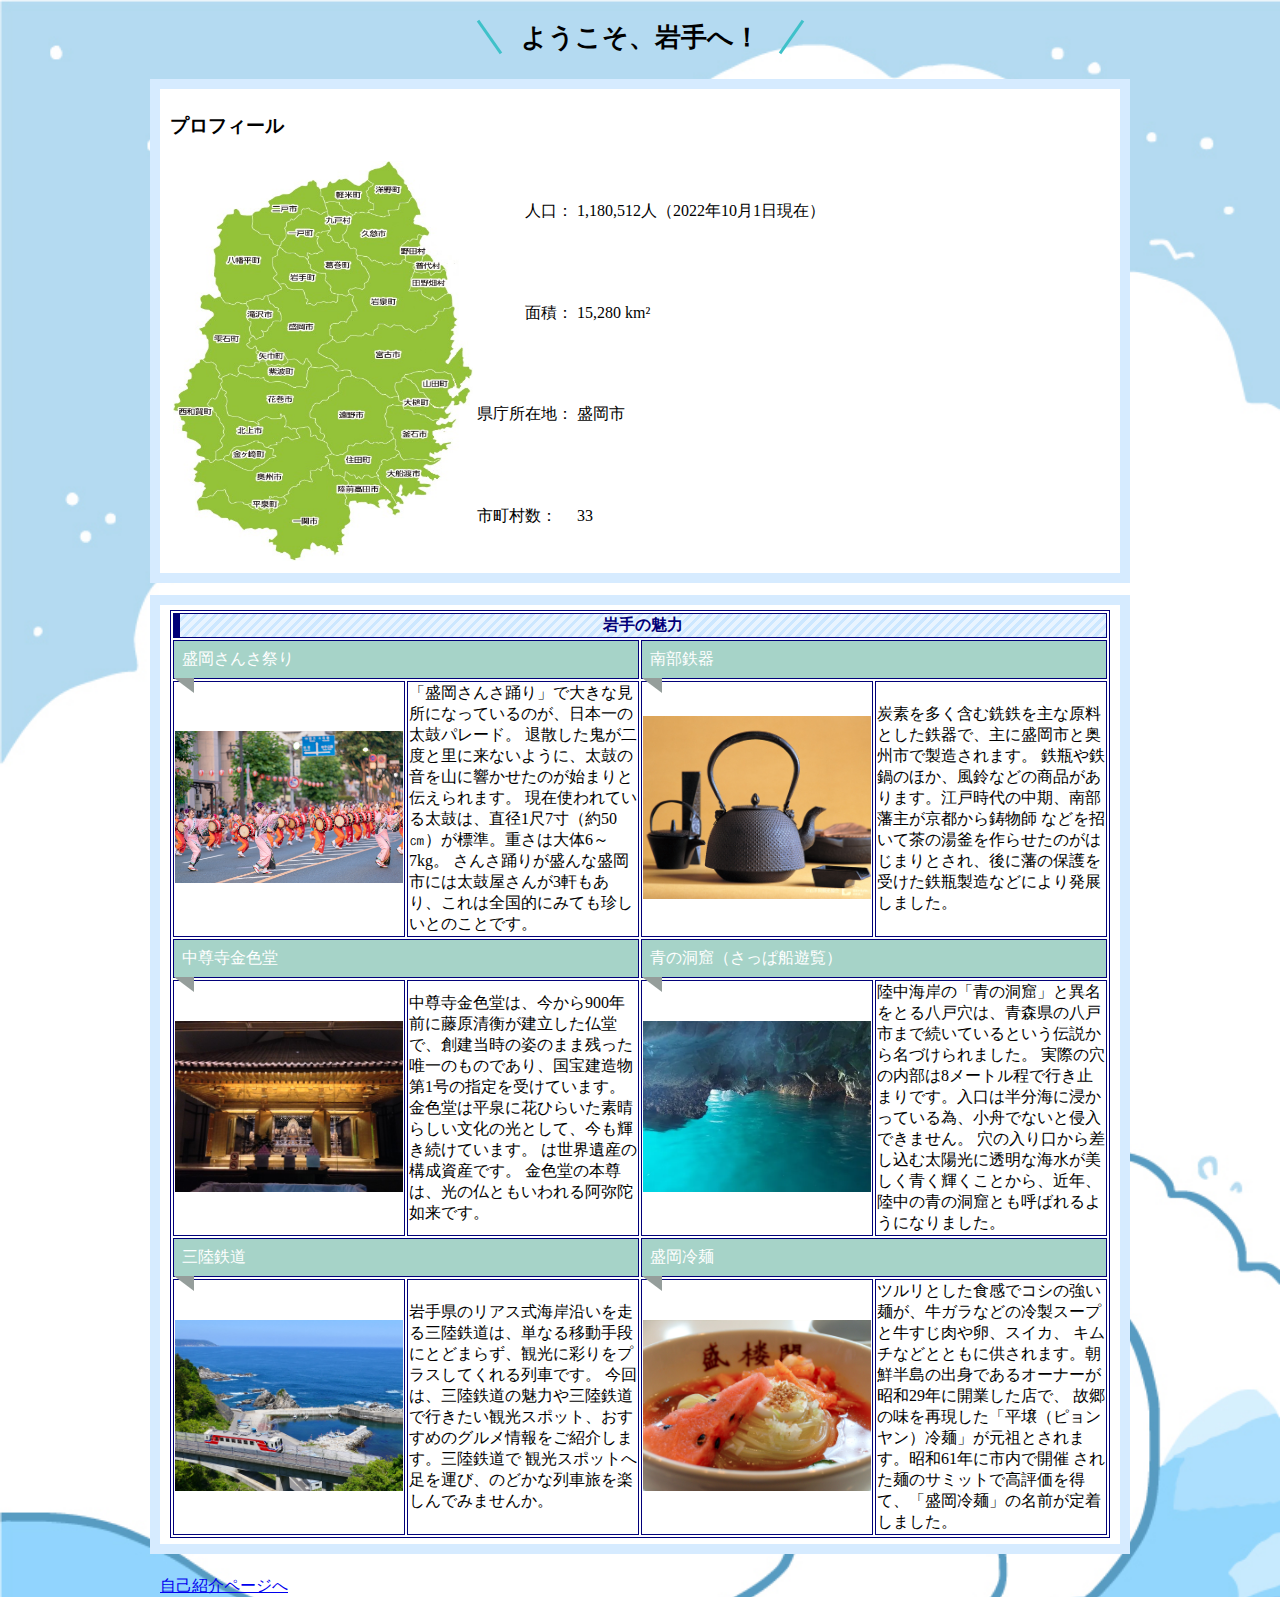
<file: index.html>
<!DOCTYPE html>
<html lang="en">
<head>
    <meta charset="UTF-8">
    <meta name="viewport" content="width=device-width, initial-scale=1.0">
    <link rel="stylesheet" href="css/Main.css" />
    <title>岩手魅力ページ</title>
</head>
<body>
    <h1 class = "heading04">ようこそ、岩手へ！</h1>
    <div class = "box14">
    <h3>プロフィール</h3>
    <table>
        <td rowspan="5"><img src="img/iwate.jpg" alt="岩手" class ="iwate"></td>
        <tr>
            <td align="right">人口：</td>
            <td>1,180,512人（2022年10月1日現在）</td>    
        </tr>
        <tr>
            <td align = right>面積：</td>
            <td>15,280 km²</td>
        </tr>
        <tr>
            <td>県庁所在地：</td>
            <td>盛岡市</td>
        </tr>
        <tr>
            <td>市町村数：</td>
            <td>33</td>
        </tr>
    </table>
    </div>
    
    <div class = "box14">
    <table border="1" bordercolor="#010079" width = "100%" class = "miryoku">
        <thead>
            <tr>
                <th colspan="4" class = "hd">岩手の魅力</th>
            </tr>
        </thead>  
        <tr>
            <td colspan="2"  width = "50%" class = "title">盛岡さんさ祭り</td>
            <td colspan="2"  width = "50%" class = "title">南部鉄器</td>
        </tr> 
        <tr>   
        <td width = "25%"><img src="img/sansa3.jpg" alt="さんさ" class ="photo"></td>
        <td width = "25%">
            
            「盛岡さんさ踊り」で大きな見所になっているのが、日本一の太鼓パレード。
             退散した鬼が二度と里に来ないように、太鼓の音を山に響かせたのが始まりと伝えられます。
              現在使われている太鼓は、直径1尺7寸（約50㎝）が標準。重さは大体6～7kg。
              さんさ踊りが盛んな盛岡市には太鼓屋さんが3軒もあり、これは全国的にみても珍しいとのことです。
            
        </td>

        <td width = "25%"><img src="img/nanbu.jpg" alt="南部鉄器" class ="photo"></td>
        <td  width = "25%">
            炭素を多く含む銑鉄を主な原料とした鉄器で、主に盛岡市と奥州市で製造されます。
            鉄瓶や鉄鍋のほか、風鈴などの商品があります。江戸時代の中期、南部藩主が京都から鋳物師
            などを招いて茶の湯釜を作らせたのがはじまりとされ、後に藩の保護を受けた鉄瓶製造などにより発展しました。
        </td>
        </tr>

        <tr>
            <td colspan="2"  width = "50%" class = "title">中尊寺金色堂</td>
            <td colspan="2"  width = "50%" class = "title">青の洞窟（さっぱ船遊覧）</td>
        </tr> 
        <tr>   
        <td width = "25%"><img src="img/konjiki.jpg" alt="金色堂" class ="photo"></td>
        <td width = "25%">
            中尊寺金色堂は、今から900年前に藤原清衡が建立した仏堂で、創建当時の姿のまま残った唯一のものであり、国宝建造物第1号の指定を受けています。
            金色堂は平泉に花ひらいた素晴らしい文化の光として、今も輝き続けています。 は世界遺産の構成資産です。 金色堂の本尊は、光の仏ともいわれる阿弥陀如来です。
        </td>

        <td width = "25%"><img src="img/aonodoukutu.jpg" alt="青の洞窟" class ="photo"></td>
        <td  width = "25%">
            陸中海岸の「青の洞窟」と異名をとる八戸穴は、青森県の八戸市まで続いているという伝説から名づけられました。
            実際の穴の内部は8メートル程で行き止まりです。入口は半分海に浸かっている為、小舟でないと侵入できません。
            穴の入り口から差し込む太陽光に透明な海水が美しく青く輝くことから、近年、陸中の青の洞窟とも呼ばれるようになりました。
        </td>
        </tr>


        <tr>
            <td colspan="2"  width = "50%" class = "title">三陸鉄道</td>
            <td colspan="2"  width = "50%" class = "title">盛岡冷麺</td>
        </tr> 
        <tr>   
        <td width = "25%"><img src="img/tetudou.jpg" alt="三陸鉄道" class ="photo"></td>
        <td width = "25%">
            岩手県のリアス式海岸沿いを走る三陸鉄道は、単なる移動手段にとどまらず、観光に彩りをプラスしてくれる列車です。
            今回は、三陸鉄道の魅力や三陸鉄道で行きたい観光スポット、おすすめのグルメ情報をご紹介します。三陸鉄道で
            観光スポットへ足を運び、のどかな列車旅を楽しんでみませんか。
        </td>

        <td width = "25%"><img src="img/reimen.jpg" alt="冷麺" class ="photo"></td>
        <td  width = "25%">
            ツルリとした食感でコシの強い麺が、牛ガラなどの冷製スープと牛すじ肉や卵、スイカ、
            キムチなどとともに供されます。朝鮮半島の出身であるオーナーが昭和29年に開業した店で、
            故郷の味を再現した「平壌（ピョンヤン）冷麺」が元祖とされます。昭和61年に市内で開催
            された麺のサミットで高評価を得て、「盛岡冷麺」の名前が定着しました。
        </td>
        </tr>
    </table>
    </div>
    <a href="self.html">自己紹介ページへ</a>
</body>
</html>
</file>
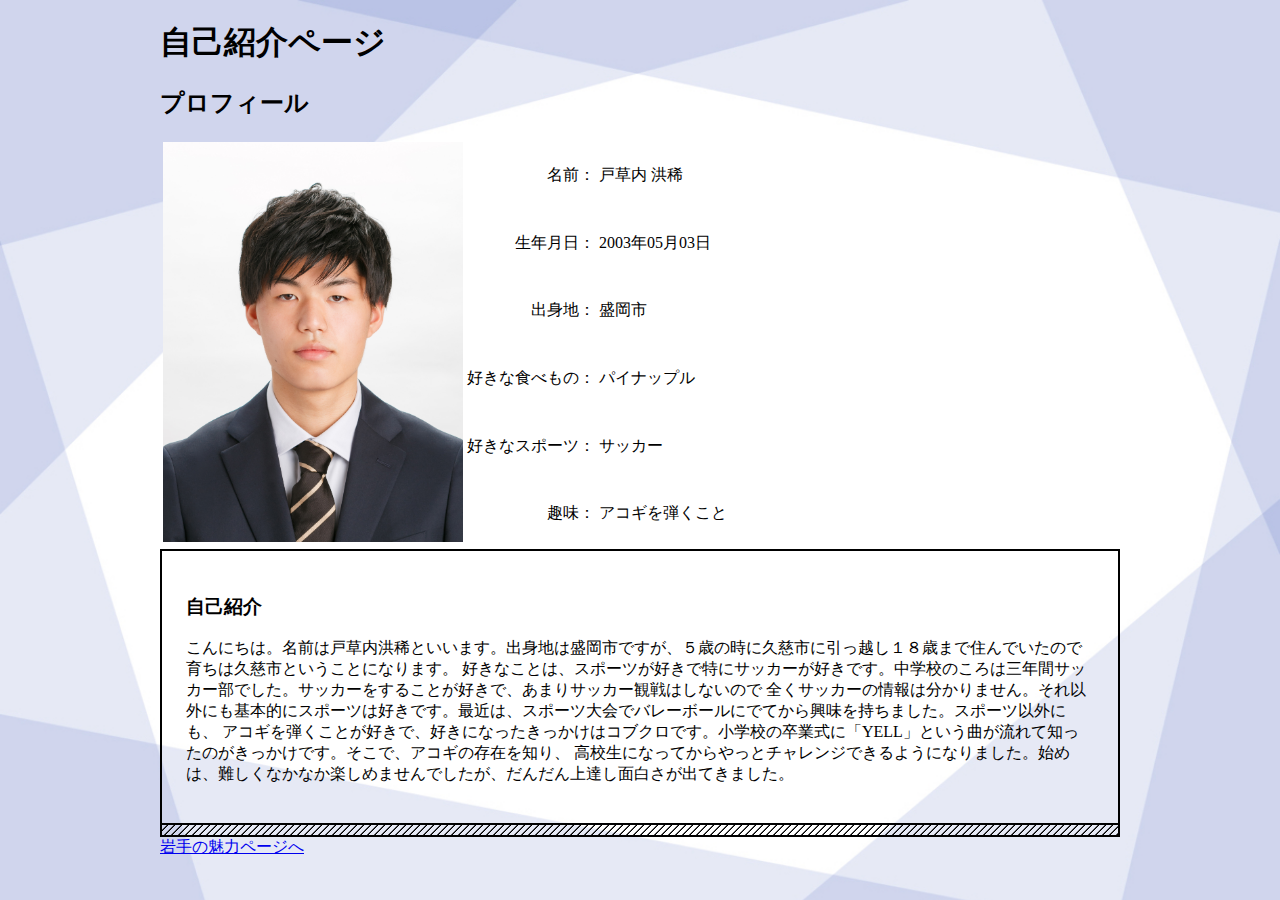
<file: self.html>
<!DOCTYPE html>
<html lang="en">
<head>
    <meta charset="UTF-8">
    <meta name="viewport" content="width=device-width, initial-scale=1.0">
    <link rel="stylesheet" href="css/self.css" />
    <title>自己紹介ページ</title>
</head>
<body>
    <h1>自己紹介ページ</h1>
    <h2>プロフィール</h2>
    <table class = "">
        <td rowspan="7"><img src="img/4221149_戸草内洪稀.jpg" alt="岩手" class ="iwate"></td>
        <tr>
            <td align="right">名前：</td>
            <td>戸草内 洪稀</td>    
        </tr>
        <tr>
            <td align = right>生年月日：</td>
            <td>2003年05月03日</td>
        </tr>
        <tr>
            <td align = right>出身地：</td>
            <td>盛岡市</td>
        </tr>
        <tr>
            <td align = right>好きな食べもの：</td>
            <td>パイナップル</td>
        </tr>

        <tr>
            <td align = right>好きなスポーツ：</td>
            <td>サッカー</td>
        </tr>

        <tr>
            <td align = right>趣味：</td>
            <td>アコギを弾くこと</td>
        </tr>
    </table>
    <div class="self">
    <h3>自己紹介</h3>
    <p>こんにちは。名前は戸草内洪稀といいます。出身地は盛岡市ですが、５歳の時に久慈市に引っ越し１８歳まで住んでいたので育ちは久慈市ということになります。
        好きなことは、スポーツが好きで特にサッカーが好きです。中学校のころは三年間サッカー部でした。サッカーをすることが好きで、あまりサッカー観戦はしないので
        全くサッカーの情報は分かりません。それ以外にも基本的にスポーツは好きです。最近は、スポーツ大会でバレーボールにでてから興味を持ちました。スポーツ以外にも、
        アコギを弾くことが好きで、好きになったきっかけはコブクロです。小学校の卒業式に「YELL」という曲が流れて知ったのがきっかけです。そこで、アコギの存在を知り、
        高校生になってからやっとチャレンジできるようになりました。始めは、難しくなかなか楽しめませんでしたが、だんだん上達し面白さが出てきました。
    </p>
    </div>
    <a href="index.html">岩手の魅力ページへ</a>
</body>
</html>
</file>
<file: css/Main.css>
img{
    width: 300px;
    height: 400px; 
}

.photo{
    width: 100%;
    height:50%
}

body{
    width: 960px;
    margin: auto;
    background-image: url("../img/umi.jpg");
    background-size: cover;
    background-repeat: no-repeat;/*画像が繰り返すのを防ぐ*/
}


.title {
    position: relative;
    padding: 0.5em;
    background: #a6d3c8;
    color: white;
  }
  
  .title::before {
    position: absolute;
    content: '';
    top: 100%;
    left: 0;
    border: none;
    border-bottom: solid 15px transparent;
    border-right: solid 20px rgb(149, 158, 155);
  }

  .hd {
    color: #010079;
    text-shadow: 0 0 5px white;
    border-left: solid 7px #010079;
    background: -webkit-repeating-linear-gradient(-45deg, #cce7ff, #cce7ff 3px,#e9f4ff 3px, #e9f4ff 7px);
    background: repeating-linear-gradient(-45deg, #cce7ff, #cce7ff 3px,#e9f4ff 3px, #e9f4ff 7px);
  }

  .box14{
    padding: 0.2em 0.5em;
    margin: 2em 0;
    background: #ffffff;
    box-shadow: 0px 0px 0px 10px #d6ebff;
    border: dashed 2px white;
}
.box14 p {
    margin: 0; 
    padding: 0;
}

.heading04 {
	display: flex;
	justify-content: center;
	align-items: center;
	font-size: 26px;
	text-align: center;
}

.heading04::before,
.heading04::after {
	content: '';
	width: 3px;
	height: 40px;
	background-color: #3fc1c9;
}

.heading04::before {
	margin-right: 30px;
	transform: rotate(-35deg)
}
.heading04::after {
	margin-left: 30px;
	transform: rotate(35deg)
}
</file>
<file: css/self.css>
img{
    width: 300px;
    height: 400px; 
}

.photo{
    width: 100%;
    height:50%
}

body{
    width: 960px;
    margin: auto;
    background-image: url("../img/background137.jpg");
    background-size: cover;
    background-repeat: no-repeat;/*画像が繰り返すのを防ぐ*/
}

.self{
    position: relative;
    padding: 1.5rem 1.5rem calc(1.5rem + 10px);
    border: 2px solid #000;
  }
  
.self:after {
    position: absolute;
    bottom: 0;
    left: 0;
    width: 100%;
    height: 10px;
    content: '';
    border-top: 2px solid #000;
    background-image: -webkit-repeating-linear-gradient(135deg, #000, #000 1px, transparent 2px, transparent 5px);
    background-image: repeating-linear-gradient(-45deg, #000, #000 1px, transparent 2px, transparent 5px);
    background-size: 7px 7px;
    -webkit-backface-visibility: hidden;
    backface-visibility: hidden;
  }
</file>
